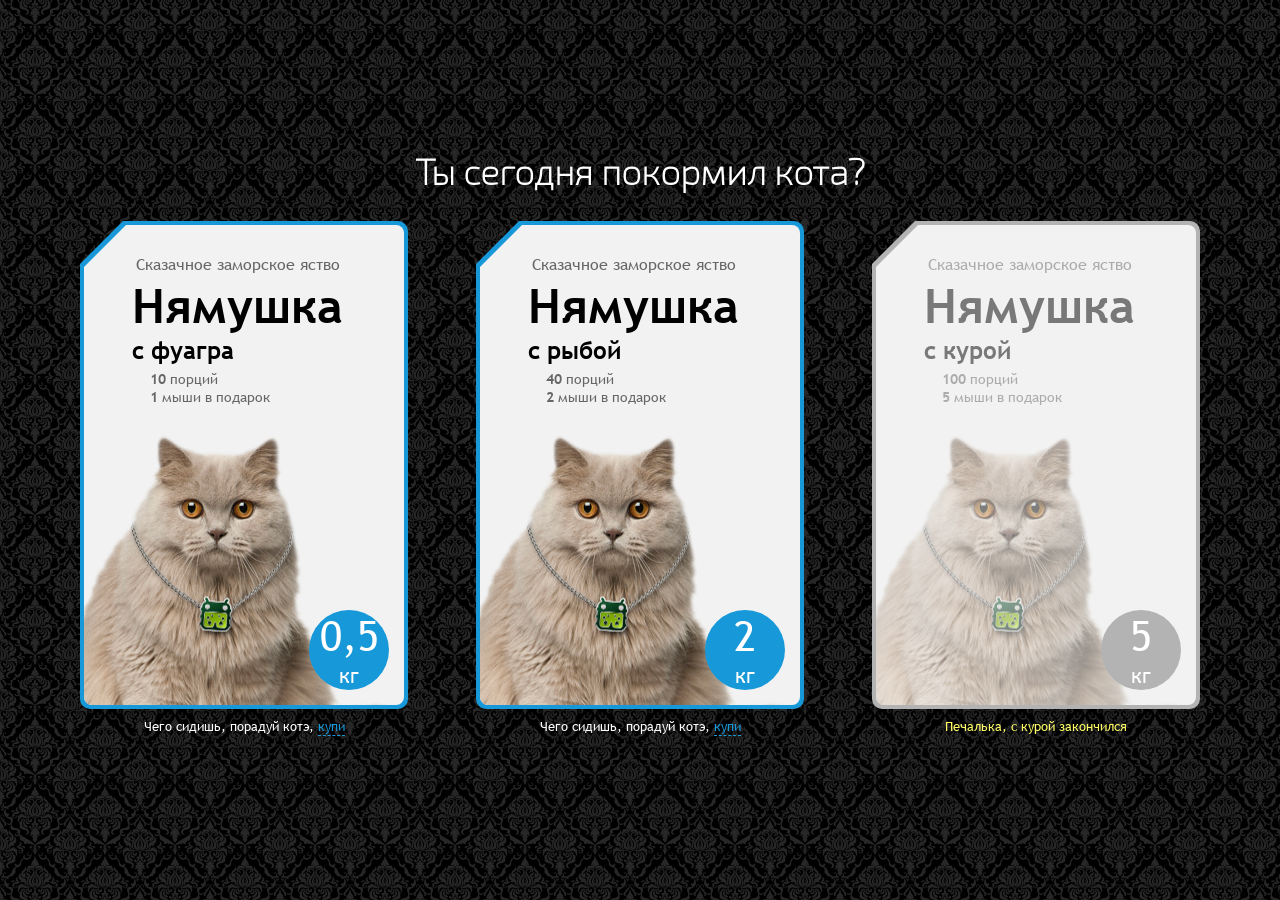
<file: index.html>
<!DOCTYPE html>
<html lang="en">
<head>
    <meta charset="UTF-8">
    <meta name="viewport" content="width=device-width, initial-scale=1.0">
    <meta http-equiv="X-UA-Compatible" content="ie=edge">
    <link rel="stylesheet" href="css/style.css">
    <title>FunBox</title>
</head>
<body>
    <div class="back">
        <div class="center">
            <h1>Ты сегодня покормил кота?</h1>
            <div class="nyams">
               
    
            </div>

        </div>
    </div>

    <script src="js/jquery-3.3.1.min.js"></script>
    <script src="js/renderNyam.js"></script>
    <script src="js/main.js"></script>
</body>
</html>
</file>
<file: css/style.css>
* {
  margin: 0;
  padding: 0;
  font-family: "Test-font";
}

@font-face {
  font-family: 'Exo';
  src: url("../fonts/Exo2.0-Thin.otf") format("opentype");
  font-weight: 400;
  font-style: normal;
}

@font-face {
  font-family: 'Test-font';
  src: url("../fonts/trebuc.ttf") format("truetype");
  font-weight: 400;
  font-style: normal;
}

@font-face {
  font-family: 'Test-font';
  src: url("../fonts/trebucbd.ttf") format("truetype");
  font-weight: bold;
  font-style: normal;
}

@font-face {
  font-family: 'Test-font';
  src: url("../fonts/trebucbi.ttf") format("truetype");
  font-weight: bold;
  font-style: italic;
}

@font-face {
  font-family: 'Test-font';
  src: url("../fonts/trebucit.ttf") format("truetype");
  font-weight: 400;
  font-style: italic;
}

.back {
  background-image: url("../img/fon.png");
  background-repeat: repeat;
  min-width: 100vw;
  min-height: 100vh;
}

h1 {
  font-family: 'Exo';
  font-size: 36px;
  text-align: center;
  color: white;
  line-height: 100px;
}

.center {
  margin: 0 auto;
  width: 1120px;
  top: 0;
  left: 0;
  bottom: 0;
  right: 0;
}

.nyams {
  display: -webkit-box;
  display: -ms-flexbox;
  display: flex;
  width: 1120px;
  margin: 0 auto;
  -webkit-box-pack: justify;
      -ms-flex-pack: justify;
          justify-content: space-between;
  -ms-flex-wrap: wrap;
      flex-wrap: wrap;
}

.nyams .nyam {
  width: 328px;
  height: 488px;
}

.nyams .nyam-border {
  width: 328px;
  height: 488px;
  border-radius: 10px;
  -webkit-clip-path: polygon(43px 0, 100% 0, 100% 100%, 0 100%, 0 43px);
          clip-path: polygon(43px 0, 100% 0, 100% 100%, 0 100%, 0 43px);
}

.nyams .nyam-block {
  width: 320px;
  height: 480px;
  -webkit-clip-path: polygon(42px 0, 100% 0, 100% 100%, 0 100%, 0 42px);
          clip-path: polygon(42px 0, 100% 0, 100% 100%, 0 100%, 0 42px);
  border-radius: 8px;
  top: 4px;
  left: 4px;
}

.nyams .nyam-block-text {
  font-size: 13px;
  top: 496px;
}

.nyams .nyam-block-title {
  left: 48px;
  top: 28px;
}

.nyams .nyam-block-title > p:nth-child(1) {
  font-size: 16px;
}

.nyams .nyam-block-title > p:nth-child(3) {
  font-size: 24px;
}

.nyams .nyam-block-title h2 {
  font-size: 48px;
}

.nyams .nyam-block-container {
  left: 66px;
  top: 145px;
}

.nyams .nyam-block-container > p {
  font-size: 14px;
}

.nyams .nyam-block img {
  width: 370px;
  height: 361px;
  bottom: -90px;
  left: -26px;
}

.nyams .nyam-block-circle {
  right: 15px;
  bottom: 15px;
  width: 80px;
  height: 80px;
}

.nyams .nyam-block-circle p {
  font-size: 21px;
}

.nyams .nyam-block-circle p span {
  font-size: 42px;
}

.nyam {
  position: relative;
}

.nyam-border {
  top: 0;
  background-color: #1698D9;
  -webkit-transition: background .3s ease 0s;
  transition: background .3s ease 0s;
}

.nyam-block {
  background-color: #F2F2F2;
  position: absolute;
  overflow: hidden;
}

.nyam-block-text {
  color: white;
  position: absolute;
  left: 0;
  right: 0;
  text-align: center;
}

.nyam-block-text a {
  color: #1698D9;
  text-decoration: none;
  border-bottom: 1px dashed #1698D9;
}

.nyam-block-text a:hover {
  color: #2EA8E6;
  border-bottom: 1px dashed #2EA8E6;
  cursor: pointer;
}

.nyam-block-title {
  position: absolute;
}

.nyam-block-title > p:nth-child(1) {
  text-align: center;
  color: #666666;
}

.nyam-block-title > p:nth-child(3) {
  font-weight: bold;
}

.nyam-block-title h2 {
  font-family: "Test-font";
  font-weight: 700;
  text-align: center;
}

.nyam-block-container {
  position: absolute;
}

.nyam-block-container > p {
  color: #666666;
}

.nyam-block-container > p span {
  font-weight: bold;
}

.nyam-block img {
  position: absolute;
}

.nyam-block-circle {
  -webkit-transition: background .3s ease 0s;
  transition: background .3s ease 0s;
  position: absolute;
  border-radius: 50%;
  background-color: #1698D9;
  text-align: center;
  color: white;
}

.nyam-block-circle p {
  font-size: 21px;
}

.nyam-block-circle p span {
  font-size: 42px;
}

.selected {
  background-color: #D91667;
}

.selected .nyam-block-circle {
  background-color: #D91667;
}

.disable {
  background-color: #B3B3B3;
}

.disable .nyam-block-circle {
  background-color: #B3B3B3;
}

.disable .nyam-block-title, .disable .nyam-block-container, .disable img {
  opacity: 0.5;
}

.hover.selected {
  background-color: #E62E7A;
}

.hover.selected .nyam-block-circle {
  background-color: #E62E7A;
}

.hover.default {
  background-color: #2EA8E6;
}

.hover.default .nyam-block-circle {
  background-color: #2EA8E6;
}

@media (max-width: 1130px) {
  .nyams {
    width: 800px;
  }
  .nyams .nyam:nth-child(1) {
    -ms-flex-preferred-size: 100%;
        flex-basis: 100%;
    margin: 0 auto 50px;
  }
  .nyams .nyam:nth-child(1) .nyam-border, .nyams .nyam:nth-child(1) .nyam-block {
    right: 0;
    left: 0;
    margin: 0 auto;
  }
  .nyams .nyam {
    width: 266.5px;
    height: 396.5px;
  }
  .nyams .nyam-border {
    width: 266.5px;
    height: 396.5px;
    border-radius: 8.5px;
    -webkit-clip-path: polygon(35.125px 0, 100% 0, 100% 100%, 0 100%, 0 35.125px);
            clip-path: polygon(35.125px 0, 100% 0, 100% 100%, 0 100%, 0 35.125px);
  }
  .nyams .nyam-block {
    width: 260px;
    height: 390px;
    -webkit-clip-path: polygon(34.125px 0, 100% 0, 100% 100%, 0 100%, 0 34.125px);
            clip-path: polygon(34.125px 0, 100% 0, 100% 100%, 0 100%, 0 34.125px);
    border-radius: 6.5px;
    top: 3.25px;
    left: 3.25px;
  }
  .nyams .nyam-block-text {
    font-size: 10.5625px;
    top: 406px;
  }
  .nyams .nyam-block-title {
    left: 39px;
    top: 22.75px;
  }
  .nyams .nyam-block-title > p:nth-child(1) {
    font-size: 13px;
  }
  .nyams .nyam-block-title > p:nth-child(3) {
    font-size: 19.5px;
  }
  .nyams .nyam-block-title h2 {
    font-size: 39px;
  }
  .nyams .nyam-block-container {
    left: 53.625px;
    top: 117.8125px;
  }
  .nyams .nyam-block-container > p {
    font-size: 11.375px;
  }
  .nyams .nyam-block img {
    width: 300.625px;
    height: 293.3125px;
    bottom: -73.125px;
    left: -21.125px;
  }
  .nyams .nyam-block-circle {
    right: 12.1875px;
    bottom: 12.1875px;
    width: 65px;
    height: 65px;
  }
  .nyams .nyam-block-circle p {
    font-size: 17.0625px;
  }
  .nyams .nyam-block-circle p span {
    font-size: 34.125px;
  }
  .center {
    position: relative;
    width: 100%;
  }
  .back {
    min-width: 100%;
    min-height: 100%;
  }
}

@media (max-width: 900px) {
  .nyams {
    width: 600px;
  }
}

@media (max-width: 660px) {
  .nyams {
    width: 100%;
  }
  .nyams .nyam {
    -ms-flex-preferred-size: 100%;
        flex-basis: 100%;
    margin: 0 auto 50px;
  }
  .nyams .nyam .nyam-border, .nyams .nyam .nyam-block {
    right: 0;
    left: 0;
    margin: 0 auto;
  }
  .nyams .nyam {
    width: 328px;
    height: 488px;
  }
  .nyams .nyam-border {
    width: 328px;
    height: 488px;
    border-radius: 10px;
    -webkit-clip-path: polygon(43px 0, 100% 0, 100% 100%, 0 100%, 0 43px);
            clip-path: polygon(43px 0, 100% 0, 100% 100%, 0 100%, 0 43px);
  }
  .nyams .nyam-block {
    width: 320px;
    height: 480px;
    -webkit-clip-path: polygon(42px 0, 100% 0, 100% 100%, 0 100%, 0 42px);
            clip-path: polygon(42px 0, 100% 0, 100% 100%, 0 100%, 0 42px);
    border-radius: 8px;
    top: 4px;
    left: 4px;
  }
  .nyams .nyam-block-text {
    font-size: 13px;
    top: 496px;
  }
  .nyams .nyam-block-title {
    left: 48px;
    top: 28px;
  }
  .nyams .nyam-block-title > p:nth-child(1) {
    font-size: 16px;
  }
  .nyams .nyam-block-title > p:nth-child(3) {
    font-size: 24px;
  }
  .nyams .nyam-block-title h2 {
    font-size: 48px;
  }
  .nyams .nyam-block-container {
    left: 66px;
    top: 145px;
  }
  .nyams .nyam-block-container > p {
    font-size: 14px;
  }
  .nyams .nyam-block img {
    width: 370px;
    height: 361px;
    bottom: -90px;
    left: -26px;
  }
  .nyams .nyam-block-circle {
    right: 15px;
    bottom: 15px;
    width: 80px;
    height: 80px;
  }
  .nyams .nyam-block-circle p {
    font-size: 21px;
  }
  .nyams .nyam-block-circle p span {
    font-size: 42px;
  }
}

@media (max-width: 510px) {
  h1 {
    font-size: 26px;
  }
}

@media (max-width: 375px) {
  h1 {
    font-size: 20px;
  }
  .nyams .nyam {
    width: 266.5px;
    height: 396.5px;
  }
  .nyams .nyam-border {
    width: 266.5px;
    height: 396.5px;
    border-radius: 8.5px;
    -webkit-clip-path: polygon(35.125px 0, 100% 0, 100% 100%, 0 100%, 0 35.125px);
            clip-path: polygon(35.125px 0, 100% 0, 100% 100%, 0 100%, 0 35.125px);
  }
  .nyams .nyam-block {
    width: 260px;
    height: 390px;
    -webkit-clip-path: polygon(34.125px 0, 100% 0, 100% 100%, 0 100%, 0 34.125px);
            clip-path: polygon(34.125px 0, 100% 0, 100% 100%, 0 100%, 0 34.125px);
    border-radius: 6.5px;
    top: 3.25px;
    left: 3.25px;
  }
  .nyams .nyam-block-text {
    font-size: 10.5625px;
    top: 406px;
  }
  .nyams .nyam-block-title {
    left: 39px;
    top: 22.75px;
  }
  .nyams .nyam-block-title > p:nth-child(1) {
    font-size: 13px;
  }
  .nyams .nyam-block-title > p:nth-child(3) {
    font-size: 19.5px;
  }
  .nyams .nyam-block-title h2 {
    font-size: 39px;
  }
  .nyams .nyam-block-container {
    left: 53.625px;
    top: 117.8125px;
  }
  .nyams .nyam-block-container > p {
    font-size: 11.375px;
  }
  .nyams .nyam-block img {
    width: 300.625px;
    height: 293.3125px;
    bottom: -73.125px;
    left: -21.125px;
  }
  .nyams .nyam-block-circle {
    right: 12.1875px;
    bottom: 12.1875px;
    width: 65px;
    height: 65px;
  }
  .nyams .nyam-block-circle p {
    font-size: 17.0625px;
  }
  .nyams .nyam-block-circle p span {
    font-size: 34.125px;
  }
}
/*# sourceMappingURL=style.css.map */
</file>
